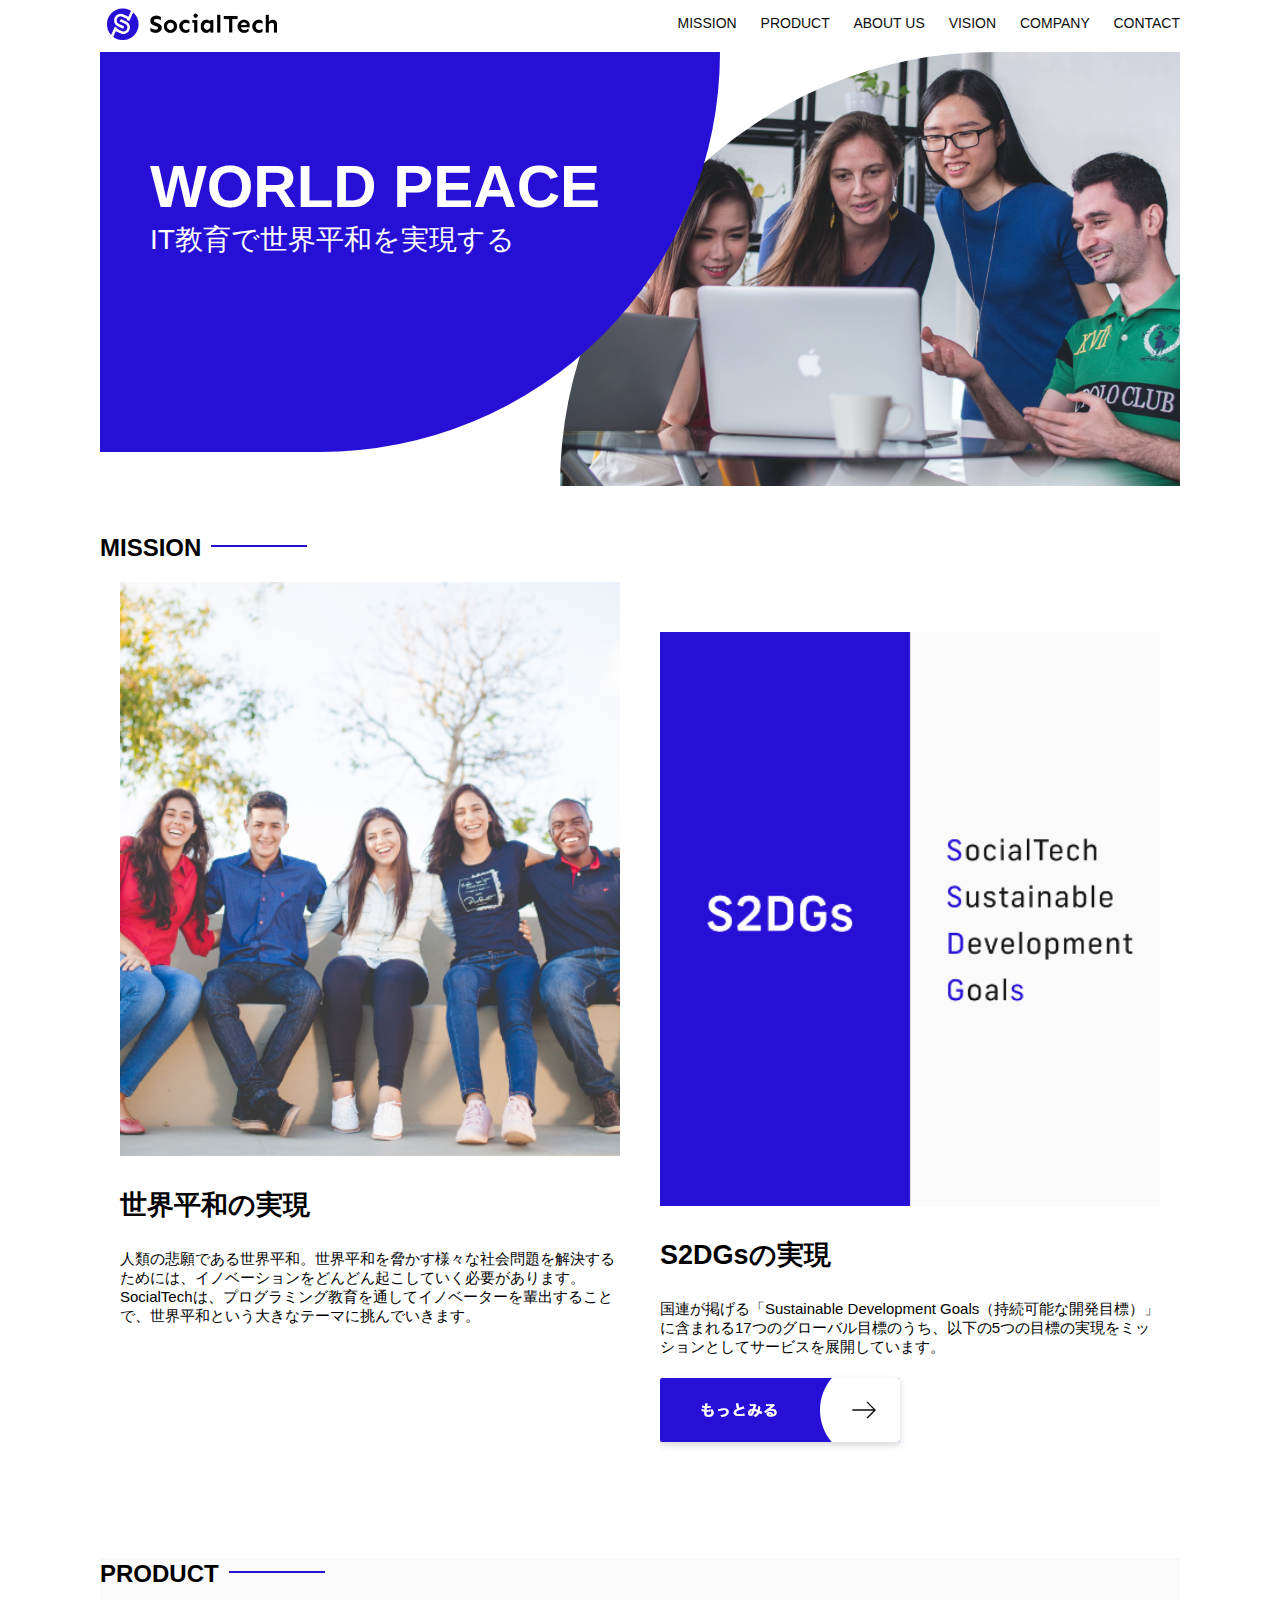
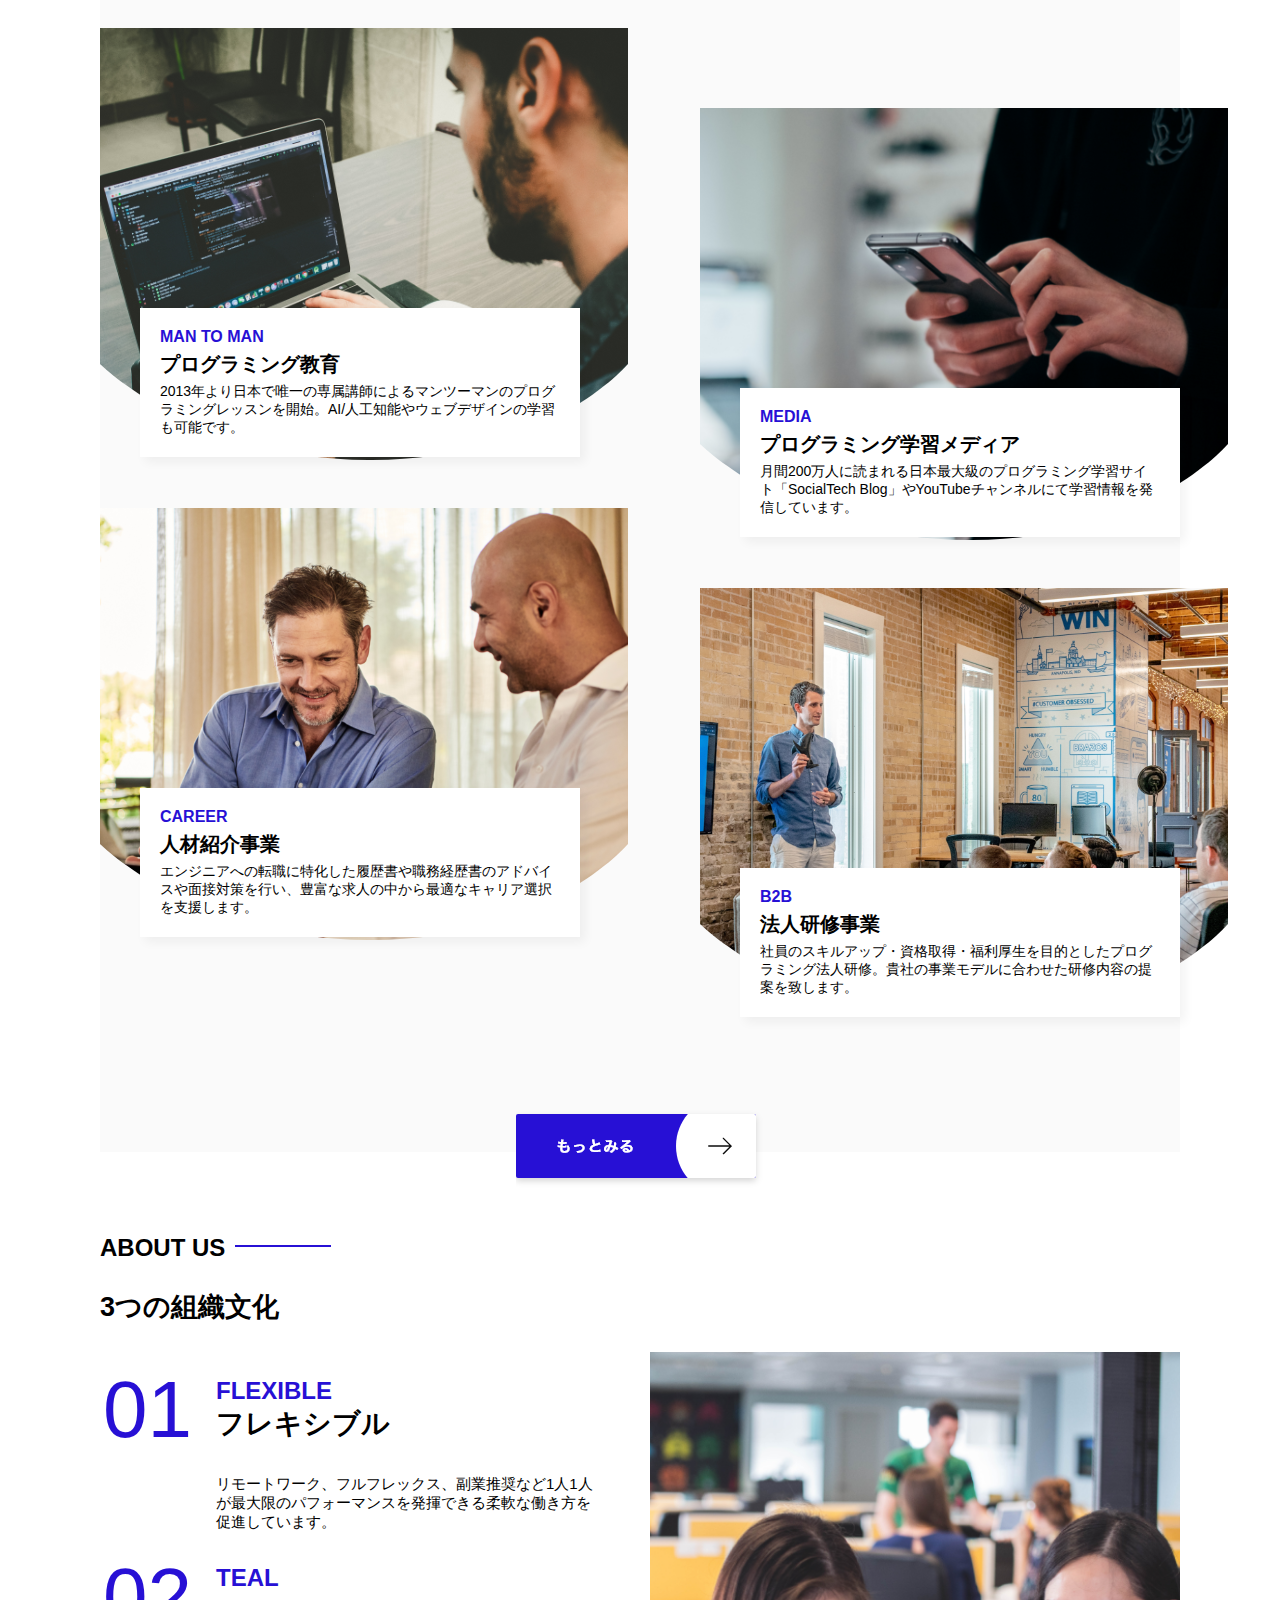
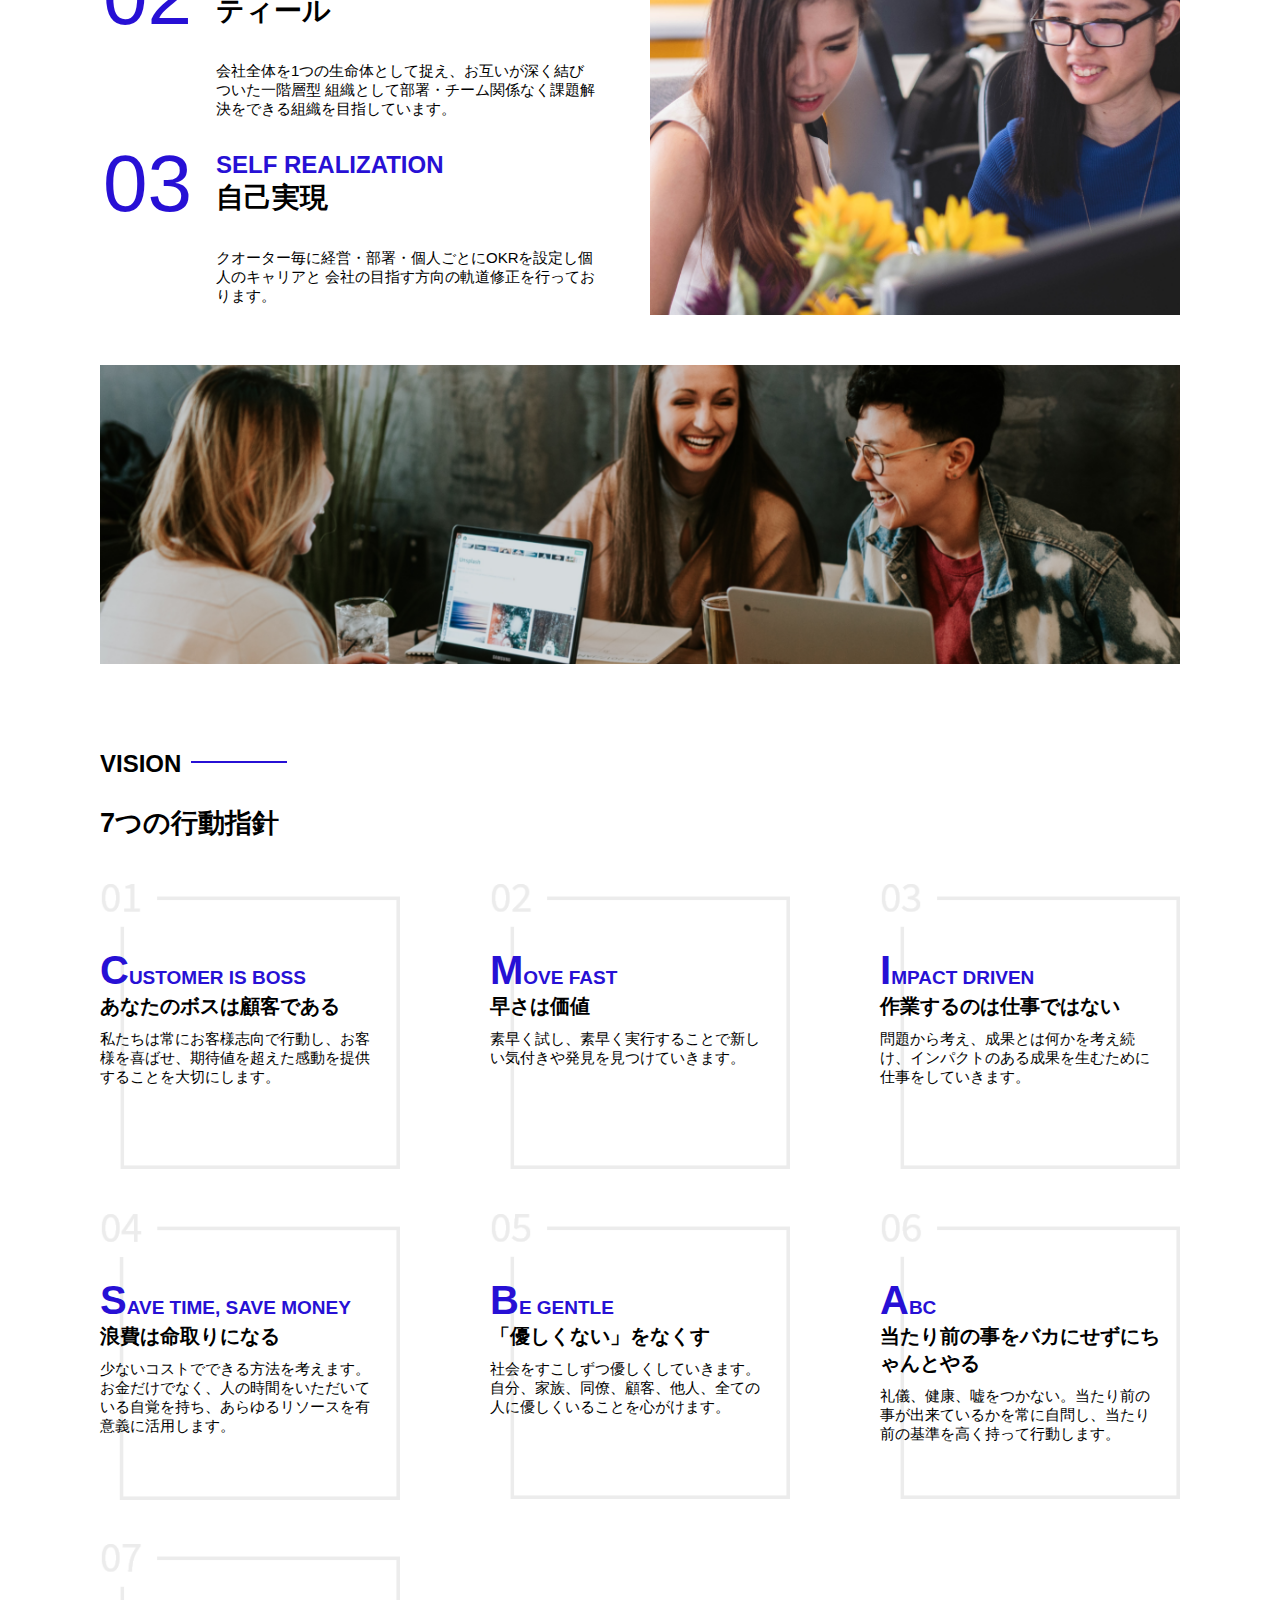
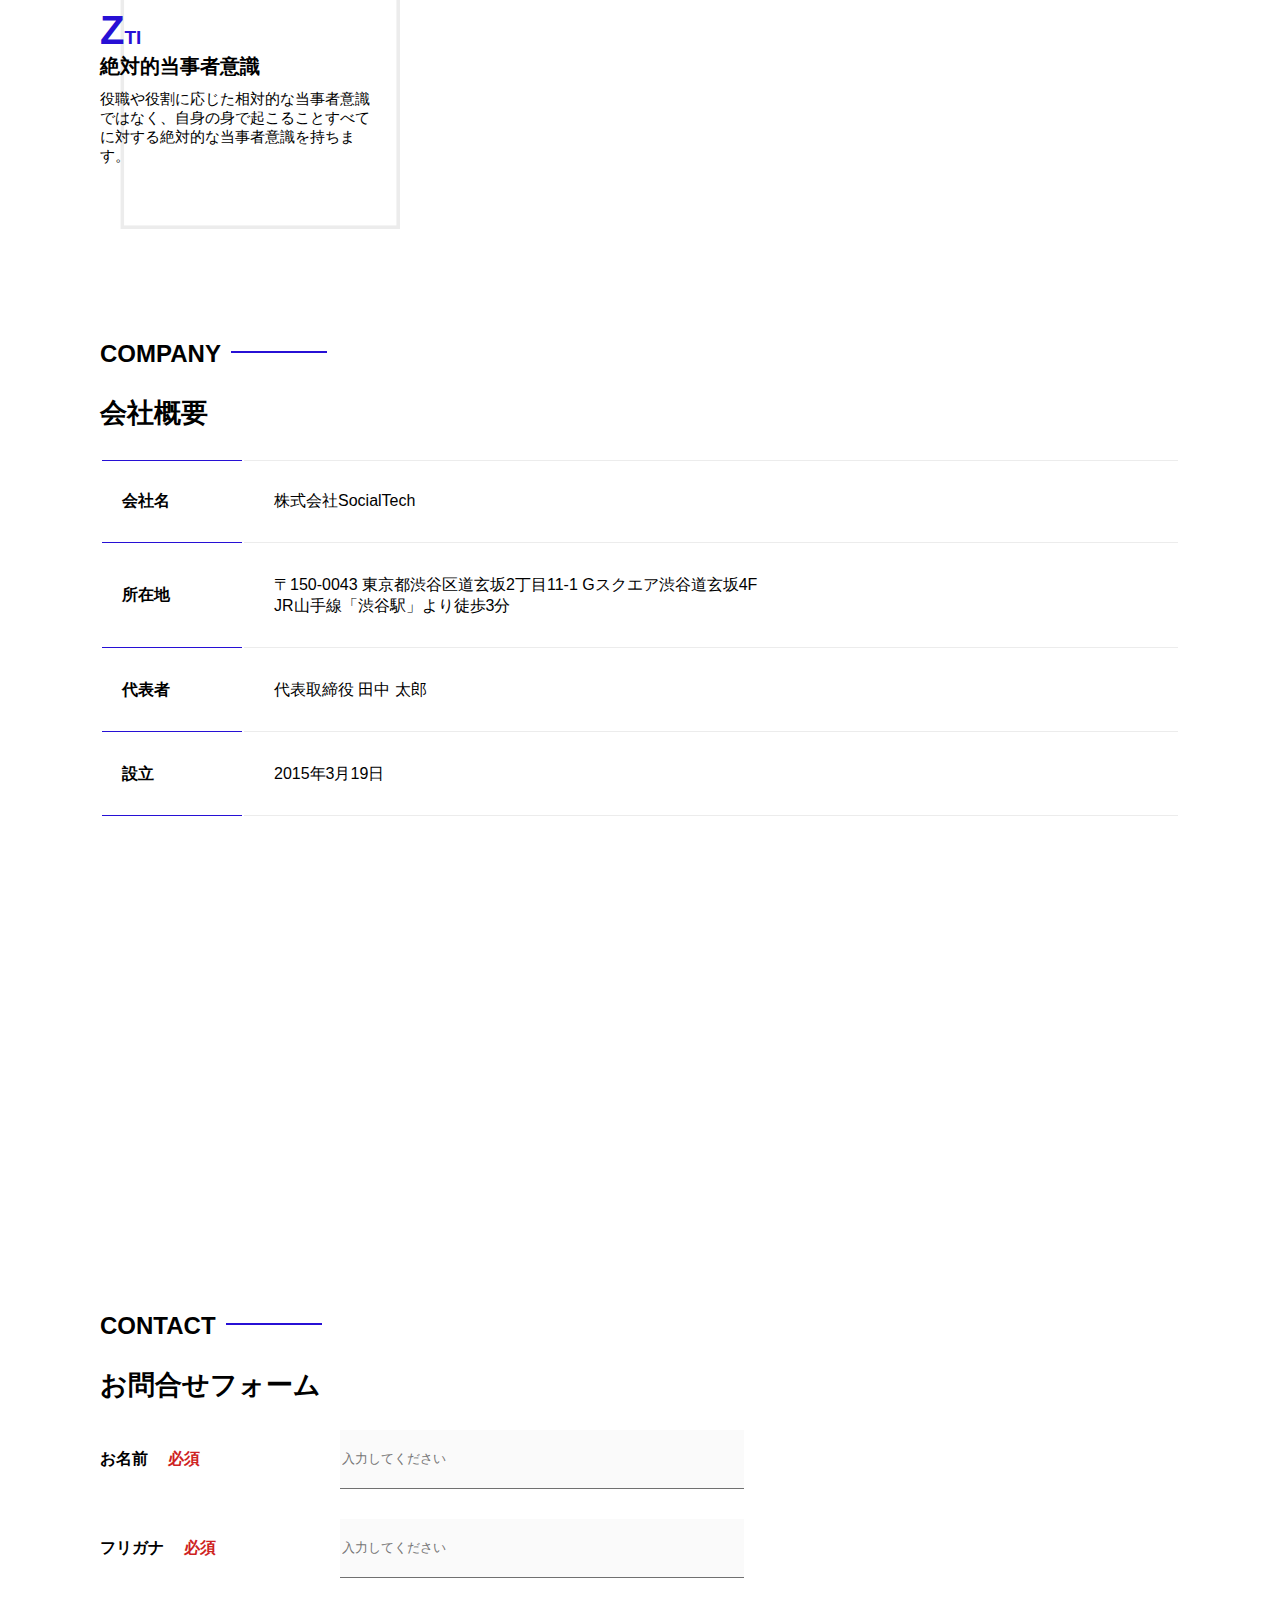
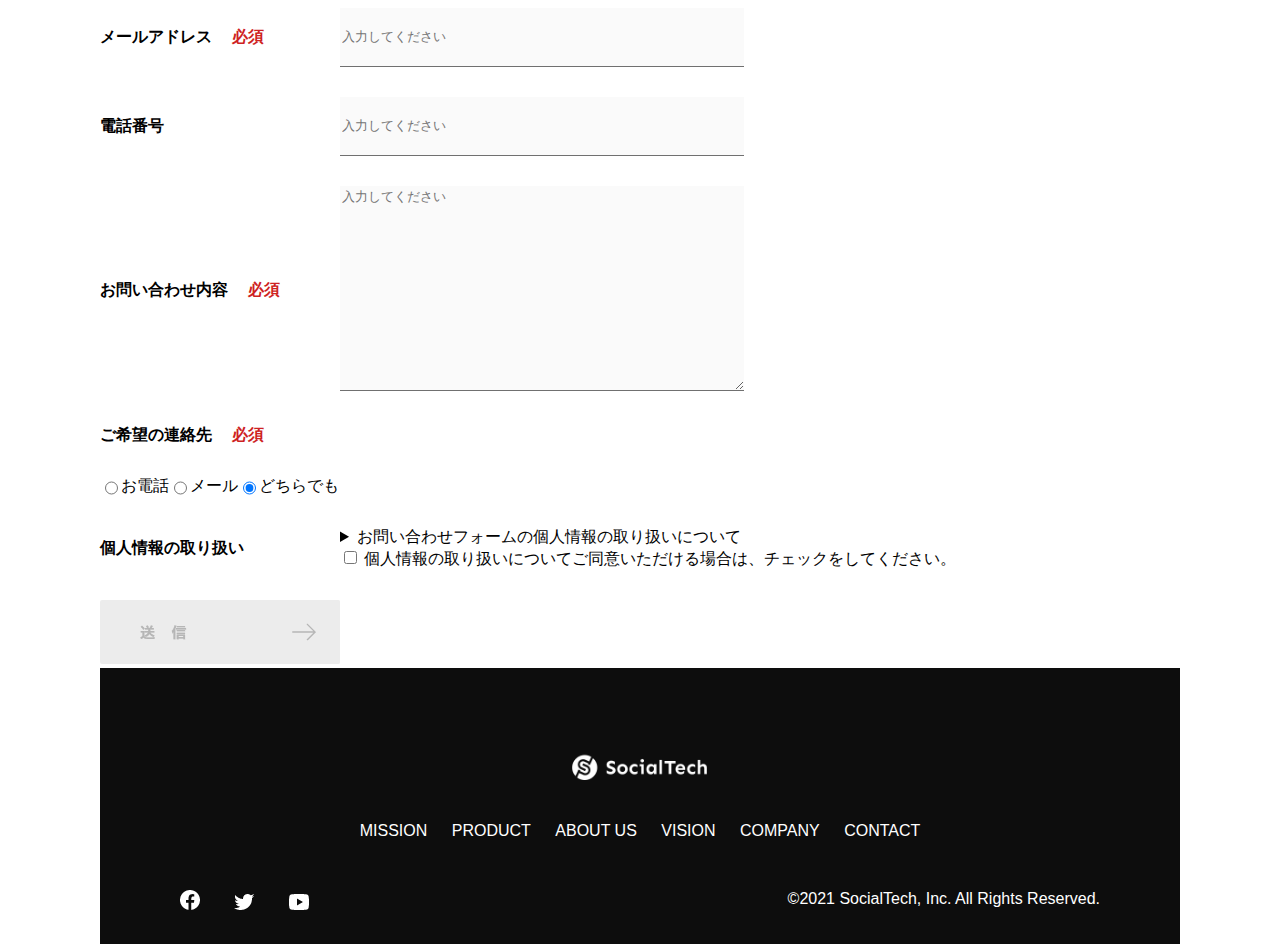
<file: index.html>
<!DOCTYPE html>
<html>
  <head>
    <title>SocialTech</title>
    <meta charset="utf-8">
    <meta name="description" content="SocialTechはEdTech業界のリーディングカンパニーを目指します。">
    <meta name="viewport" content="width=device-width, initial-scale=1.0">
    <link rel="stylesheet" href="style.css">
  </head>

  <body>
    <header>
      <a href="index.html" id="logo"><img src="images/logo.png" alt="トップページに戻る"></a>
      <!--PC用ナビゲーション-->
       <nav id="nav-pc">
        <a href="mission.html">MISSION</a>
        <a href="product.html">PRODUCT</a>
        <a href="index.html#aboutus">ABOUT US</a>
        <a href="index.html#vision">VISION</a>
        <a href="index.html#company">COMPANY</a>
        <a href="index.html#contact">CONTACT</a>
      </nav>
      <!--スマホ用ナビゲーション-->
      <img id="menu-sp" src="images/button-menu.png" alt="ナビゲーションを開く" onclick="document.getElementById('nav-sp').style.display = 'block'">

      <!--スマホ用ナビゲーション-->
      <nav id="nav-sp">
        <img id="close" src="images/button-close.png" alt="ナビゲーションを閉じる" onclick="document.getElementById('nav-sp').style.display = 'none'">
        <a id="logo-sp" href="index.html" onclick="document.getElementById('nav-sp').style.display = 'none'">
        <img src="images/logo-sp.png" alt="トップページに戻る"></a>
        <a class="menu" href="mission.html" onclick="document.getElementById('nav-sp').style.display = 'none'">MISSION</a>
        <a class="menu" href="product.html" onclick="document.getElementById('nav-sp').style.display = 'none'">PRODUCTN</a>
        <a class="menu" href="index.html#aboutus" onclick="document.getElementById('nav-sp').style.display = 'none'">ABOUT US</a>
        <a class="menu" href="index.html#vision" onclick="document.getElementById('nav-sp').style.display = 'none'">VISION</a>
        <a class="menu" href="index.html#company" onclick="document.getElementById('nav-sp').style.display = 'none'">COMPANY</a>
        <a class="menu" href="index.html#contact" onclick="document.getElementById('nav-sp').style.display = 'none'">CONTACT</a>
        <div id="sns">
          <a href="https://www.facebook.com/sejuku2013"><img src="images/button-facebook.png" alt="Facebookのリンク"></a>
          <a href="https://twitter.com/samuraijuku"><img src="images/button-twitter.png" alt="Twitterのリンク"></a>
          <a href="https://www.youtube.com/channel/UCCFOQO5aDK0xXam4cUQXT8g"><img src="images/button-youtube.png" alt="YouTubeのリンク"></a>
        </div>
      </nav>
    </header>

    <main>
      <article>
        <section id="main-visual">
          <div id="main-message">
            <h1>WORLD PEACE</h1>
            <p>IT教育で世界平和を実現する</p>
          </div>
          <img src="images/index/index-main.png" alt="PCの廻りに集まる多国籍の仲間たち">
        </section>

        <section id="mission">
          <h2 class="index-h2">MISSION</h2>
          <div id="mission-flex">
            <div>
              <img id="mission-photo" src="images/index/index-mission.png" alt="屋外のベンチで写真を撮影する多国籍の仲間たち">
              <h3>世界平和の実現</h3>
              <p>人類の悲願である世界平和。世界平和を脅かす様々な社会問題を解決するためには、イノベーションをどんどん起こしていく必要があります。SocialTechは、プログラミング教育を通してイノベーターを輩出することで、世界平和という大きなテーマに挑んでいきます。</p>
            </div>
            <div>
              <img id="s2dgs" src="images/index/s2dgs.png" alt="S2DGS">
              <h3>S2DGsの実現</h3>
              <p>国連が掲げる「Sustainable Development Goals（持続可能な開発目標）」に含まれる17つのグローバル目標のうち、以下の5つの目標の実現をミッションとしてサービスを展開しています。</p>
              <a href="mission.html">
                <img src="images/button-more.png" alt="もっと見る">
              </a>
            </div>
          </div>
        </section>

        <section id="product">
          <h2 class="index-h2">PRODUCT</h2>
          <div>
            <div id="product-left">
              <div>
                <img class="product-photo" src="images/index/index-mantoman.png" alt="PCでコードを書く男性">
                <div class="product-explain">
                  <span>MAN TO MAN</span>
                  <h3>プログラミング教育</h3>
                  <p>2013年より日本で唯一の専属講師によるマンツーマンのプログラミングレッスンを開始。AI/人工知能やウェブデザインの学習も可能です。</p>
                </div>
              </div>
              <div>
                <img class="product-photo" src="images/index/index-career.png" alt="笑顔で話し合う2人の男性">
                <div class="product-explain">
                  <span>CAREER</span>
                  <h3>人材紹介事業</h3>
                  <p>エンジニアへの転職に特化した履歴書や職務経歴書のアドバイスや面接対策を行い、豊富な求人の中から最適なキャリア選択を支援します。</p>
                </div>
              </div>
            </div>
            <div id="product-right">
              <div>
                <img class="product-photo" src="images/index/index-media.png" alt="スマートフォンを操作する人">
                <div class="product-explain">
                  <span>MEDIA</span>
                  <h3>プログラミング学習メディア</h3>
                  <p>月間200万人に読まれる日本最大級のプログラミング学習サイト「SocialTech Blog」やYouTubeチャンネルにて学習情報を発信しています。</p>
                </div>
              </div> 
              <div>
                <img class="product-photo" src="images/index/index-b2b.png" alt="講演中の男性とそれを聴く人々">
                <div class="product-explain">
                  <span>B2B</span>
                  <h3>法人研修事業</h3>
                  <p>社員のスキルアップ・資格取得・福利厚生を目的としたプログラミング法人研修。貴社の事業モデルに合わせた研修内容の提案を致します。</p>
                </div>
              </div>
            </div>
          </div>
          <div>
            <a id="product-more" href="product.html">
              <img src="images/button-more.png" alt="もっと見る">
            </a>  
          </div>
        </section>

        <section id="aboutus">
          <h2 class="index-h2">ABOUT US</h2>
          <h3>3つの組織文化</h3>
          <div>
            <table class="culture-table">
              <tr>
                <td>
                  <span class="culture-num">01</span>
                 </td>
                 <td>
                  <span class="culture-en">FLEXIBLE</span>
                  <span class="culture-jp">フレキシブル</span>
                 </td>
              </tr>
              <tr>
                <td>

                </td>
                <td>
                  <p class="culture-description">
                  リモートワーク、フルフレックス、副業推奨など1人1人が最大限のパフォーマンスを発揮できる柔軟な働き方を促進しています。
                  </p>
                </td>
              </tr>
              <tr>
                <td>
                  <span class="culture-num">02</span>
                </td>
                <td>
                  <span class="culture-en">TEAL</span>
                  <span class="culture-jp">ティール</span>
                </td>
              </tr>
              <tr>
                <td>

                </td>
                <td>
                  <p class="culture-description">
                    会社全体を1つの生命体として捉え、お互いが深く結びついた一階層型
                    組織として部署・チーム関係なく課題解決をできる組織を目指しています。
                  </p>
                </td>
              </tr>
              <tr>
                <td>
                  <span class="culture-num">03</span>
                </td>               
                <td>
                  <span class="culture-en">SELF REALIZATION</span>
                  <span class="culture-jp">自己実現</span>
                </td>
              </tr>
              <tr>
               <td>

               </td>
               <td>
                 <p class="culture-description">
                  クオーター毎に経営・部署・個人ごとにOKRを設定し個人のキャリアと
                  会社の目指す方向の軌道修正を行っております。
                 </p>
               </td>
             </tr>
            </table>
            <img class="culture-img" src="images/index/index-aboutus1.png" alt="笑顔で話し合う2人の女性">
          </div>
            <img class="culture-img2" src="images/index/index-aboutus2.png" alt="笑顔で話し合う3人の男女">
        </section>

        <section id="vision">
          <h2 class="index-h2">VISION</h2>
          <h3>7つの行動指針</h3>
          <div>
            <div class="vision-box">
              <img src="images/index/vision-01.png" alt="01">
              <span>
                <h4>CUSTOMER IS BOSS</h4>
                <h5>あなたのボスは顧客である</h5>
                <p>私たちは常にお客様志向で行動し、お客様を喜ばせ、期待値を超えた感動を提供することを大切にします。</p>
              </span>
            </div>
            <div class="vision-box">
              <img src="images/index/vision-02.png" alt="02">
              <span>
                <h4>MOVE FAST</h4>
                <h5>早さは価値</h5>
                <p>素早く試し、素早く実行することで新しい気付きや発見を見つけていきます。</p>
              </span>
             </div>
             <div class="vision-box">
              <img src="images/index/vision-03.png" alt="03">
              <span>
                <h4>IMPACT DRIVEN</h4>
                <h5>作業するのは仕事ではない</h5>
                <p>問題から考え、成果とは何かを考え続け、インパクトのある成果を生むために仕事をしていきます。</p>
              </span>
             </div>
             <div class="vision-box">
              <img src="images/index/vision-04.png" alt="04">
              <span>
                <h4>SAVE TIME, SAVE MONEY</h4>
                <h5>浪費は命取りになる</h5>
                <p>少ないコストでできる方法を考えます。お金だけでなく、人の時間をいただいている自覚を持ち、あらゆるリソースを有意義に活用します。</p>
              </span>
             </div>
             <div class="vision-box">
              <img src="images/index/vision-05.png" alt="05">
              <span>
                <h4>BE GENTLE</h4>
                <h5>「優しくない」をなくす</h5>
                <p>社会をすこしずつ優しくしていきます。自分、家族、同僚、顧客、他人、全ての人に優しくいることを心がけます。</p>
              </span>
             </div>
             <div class="vision-box">
              <img src="images/index/vision-06.png" alt="06">
              <span>
                <h4>ABC</h4>
                <h5>当たり前の事をバカにせずにちゃんとやる</h5>
                <p>礼儀、健康、嘘をつかない。当たり前の事が出来ているかを常に自問し、当たり前の基準を高く持って行動します。</p>
              </span>
             </div>
             <div class="vision-box">
              <img src="images/index/vision-07.png" alt="07">
              <span>
                <h4>ZTI</h4>
                <h5>絶対的当事者意識</h5>
                <p>役職や役割に応じた相対的な当事者意識ではなく、自身の身で起こることすべてに対する絶対的な当事者意識を持ちます。</p>
              </span>
             </div>
          </div>
        </section>

        <section id="company">
          <h2 class="index-h2">COMPANY</h2>
          <h3>会社概要</h3>
          <table id="company-table">
            <tr>
              <th class="tableheader-first">会社名</th>
              <td class="cell-first">株式会社SocialTech</td>
            </tr>
            <tr>
              <th class="tabeleheader">所在地</th>
              <td class="cell">〒150-0043 東京都渋谷区道玄坂2丁目11-1 Gスクエア渋谷道玄坂4F<br>JR山手線「渋谷駅」より徒歩3分</td>
            </tr>
            <tr>
              <th class="tabeleheader">代表者</th>
              <td class="cell">代表取締役 田中 太郎</td>
            </tr>
            <tr>
              <th class="tabeleheader">設立</th>
              <td class="cell">2015年3月19日</td>
            </tr>
          </table>
          <iframe 
            src="https://www.google.com/maps/embed?pb=!1m18!1m12!1m3!1d3241.773749369076!2d139.6912861883005!3d35.65794556060247!2m3!1f0!2f0!3f0!3m2!1i1024!2i768!4f13.1!3m3!1m2!1s0x60188be0535d9a81%3A0xb09a6e9018e3debd!2z44CSMTUwLTAwNDMg5p2x5Lqs6YO95riL6LC35Yy66YGT546E5Z2C77yS5LiB55uu77yR77yR4oiS77yR!5e0!3m2!1sja!2sjp!4v1697082276907!5m2!1sja!2sjp" 
            width="600" height="450" style="border:0;" allowfullscreen="" loading="lazy" referrerpolicy="no-referrer-when-downgrade">
          </iframe>
        </section>

        <section id="contact">
          <h2 class="index-h2">CONTACT</h2>
          <h3>お問合せフォーム</h3>
            <form action="https://api.staticforms.xyz/submit" method="post">
              <input type="text" name="honeypot" style="display:none">
              <input type="hidden" name="accessKey" value="7bdd239e-93a2-4396-bcaf-478b901d2ab6">
              <input type="hidden" name="subject" value="お問い合わせフォーム" />
              <input type="hidden" name="replyTo" value="iorisekkei226@gmail.com">
              <input type="hidden" name="redirectTo" value="">
            <div>
              <div class="contact-heading">
                <label class="contact-label">お名前<span class="contact-span">必須</span></label>
              </div>
              <div>
                <input type="text" name="name" placeholder="入力してください" class="contact-textbox">
              </div>
            </div>
            <div>
              <div class="contact-heading">
                <label class="contact-label">フリガナ<span class="contact-span">必須</span></label>
              </div>
              <div>
                <input type="text" name="hurigana" placeholder="入力してください" class="contact-textbox">
              </div>
            </div>
            <div>
              <div class="contact-heading">
                <label class="contact-label">メールアドレス<span class="contact-span">必須</span></label>
              </div>
              <div>
                <input type="text" name="email" placeholder="入力してください" class="contact-textbox">
              </div>
            </div>
            <div>
              <div class="contact-heading">
                <label class="contact-label">電話番号</label>
              </div>
              <div>
                <input type="text" name="tel" placeholder="入力してください" class="contact-textbox">
              </div>
            </div>
            <div>
              <div class="contact-heading">
                <label class="contact-label">お問い合わせ内容<span class="contact-span">必須</span></label>
              </div>
              <div>
                <textarea class="contact-textarea" placeholder="入力してください" name="messsage"></textarea>
              </div>
            </div>
            <div>
              <label class="contact-label">ご希望の連絡先<span class="contact-span">必須</span></label>
            </div>
            <div>
              <input class="radiobutton" type="radio" value="tel" name="contact"checked><label>お電話</label>
              <input class="radiobutton" type="radio" value="mail" name="contact"checked><label>メール</label>
              <input class="radiobutton" type="radio" value="both" name="contact"checked><label>どちらでも</label>
            </div>
           </div>
           <div>
            <div class="contact-heading">
              <label class="contact-label">個人情報の取り扱い</label>
            </div>
            <div>
              <details>
                <summary>お問い合わせフォームの個人情報の取り扱いについて</summary>
                <div>
                  <span>１．組織の名称又は氏名</span><br>
                  株式会社SocialTech<br><br>
                  <span>２．個人情報保護管理者（若しくはその代理人）の氏名又は職名、所属及び連絡先
                    鈴木 一郎 コーポレート部</span><br>
                    メールアドレス：support@socialtech.net<br>
                    TEL：03-xxxx-xxxx<br>
                    <span>３．個人情報の利用目的</span><br>
                    ・本サービス及び本サービスに関連する情報の提供又はそれらに関する連絡のため<br>
                    ・ユーザーの本人確認のため<br>
                    ・当社サービスのご案内のため<br>
                    ・当社の商品等の広告または宣伝（電子メールによるものを含むものとします。）<br><br>
                    <span>４．個人情報の取り扱い業務の委託</span><br>
                    個人情報の取扱業務の全部または一部を外部に業務委託する場合があります。<br>
                    その際、弊社は、個人情報を適切に保護できる管理体制を敷き実行していることを条件として<br>
                    委託先を厳選したうえで、機密保持契約を委託先と締結し、お客様の個人情報を厳密に管理させます。<br><br>
                   <span>５．個人情報の開示等の請求</span> <br>
                   お客様は、弊社に対してご自身の個人情報の開示等（利用目的の通知、開示、内容の訂正・追加・削除、利用の停止または消去、第三者への提供の停止）に関して、当社問合わせ窓口に申し出ることができます。<br>
                   その際、弊社はお客様ご本人を確認させていただいたうえで、合理的な期間内に対応いたします。<br><br>
                   なお、個人情報に関する弊社問合わせ先は、次の通りです。<br><br>
                   株式会社SocialTech　個人情報問合せ窓口<br>
                   〒150-0043　東京都渋谷区道玄坂2丁目11-1 Ｇスクエア渋谷道玄坂 4F<br>
                   メールアドレス：support@socialtech.net　TEL：03-xxxx-xxxx<br><br>
                   <span>６．個人情報を提供されることの任意性について</span><br><br>
                   お客様がご自身の個人情報を弊社に提供されるか否かは、お客様のご判断によりますが、もしご提供されない場合には、適切なサービスが提供できない場合がありますので予めご了承ください。
                </div>
              </details>
              <input type="checkbox" name="agrere">
              <span>個人情報の取り扱いについてご同意いただける場合は、チェックをしてください。</span>
            </div>
           </div>
             <input type="image" src="images/button-submit.png" alt="送信する">
          </form>
        </section>
      </article>

      <footer>
        <div id="footer-logo">
          <img src="images/logo-sp.png" alt="SocialTech">
        </div>
        <div id="footer-link">
          <a href="mission.html">MISSION</a>
          <a href="product.html">PRODUCT</a>
          <a href="index.html#aoutus">ABOUT US</a>
          <a href="index.html#vision">VISION</a>
          <a href="index.html#company">COMPANY</a>
          <a href="index.html#contact">CONTACT</a>
        </div>
        <div id="sns-footer">
          <a href="https://www.facebook.com/sejuku2013"><img src="images/button-facebook.png" alt="Facebookのリンク"></a>
          <a href="https://twitter.com/samuraijuku"><img src="images/button-twitter.png" alt="Teitterのリンク"></a>
          <a href="https://www.youtube.com/channel/UCCFOQO5aDK0xXam4cUQXT8g"><img src="images/button-youtube.png" alt="Youtubeのリンク"></a>
          <span id="copyright">&copy;2021 SocialTech, Inc. All Rights Reserved. </span>
        </div>
      </footer>
    </main>
  </body>
</html>
</file>
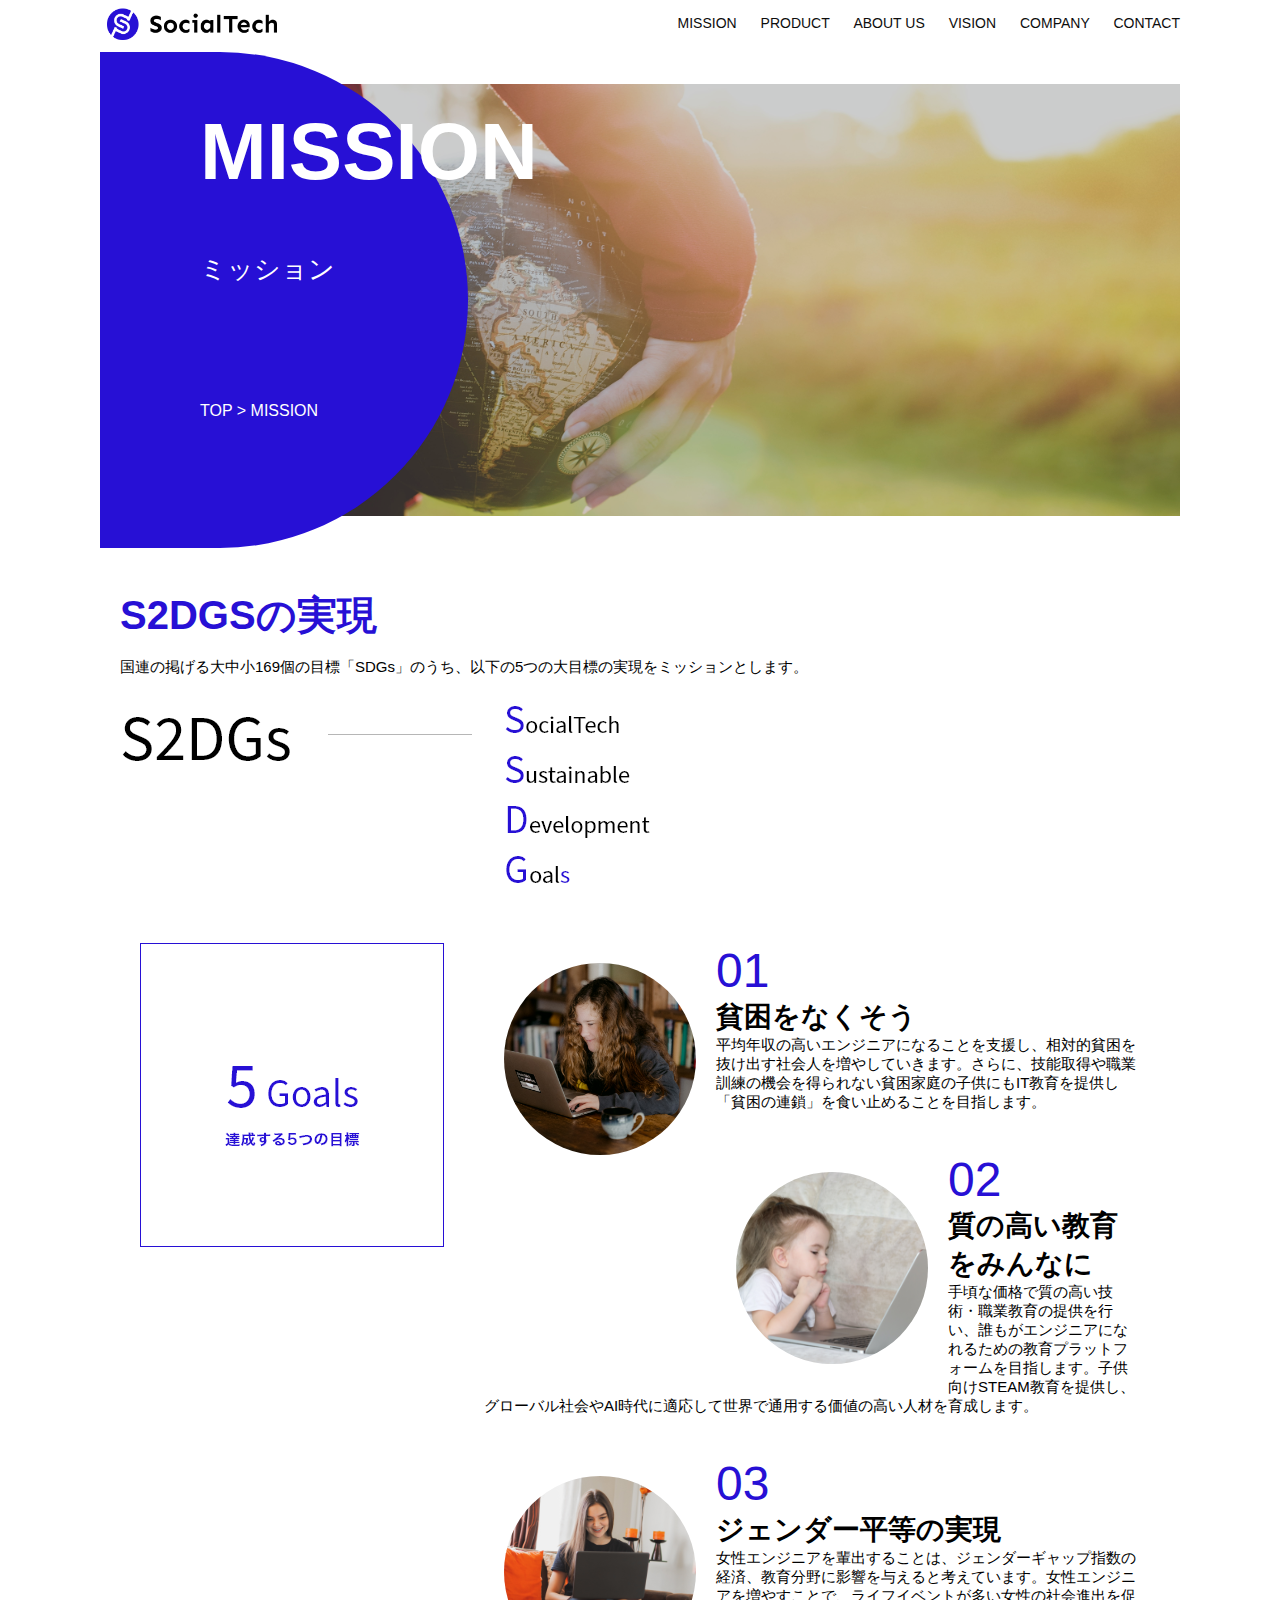
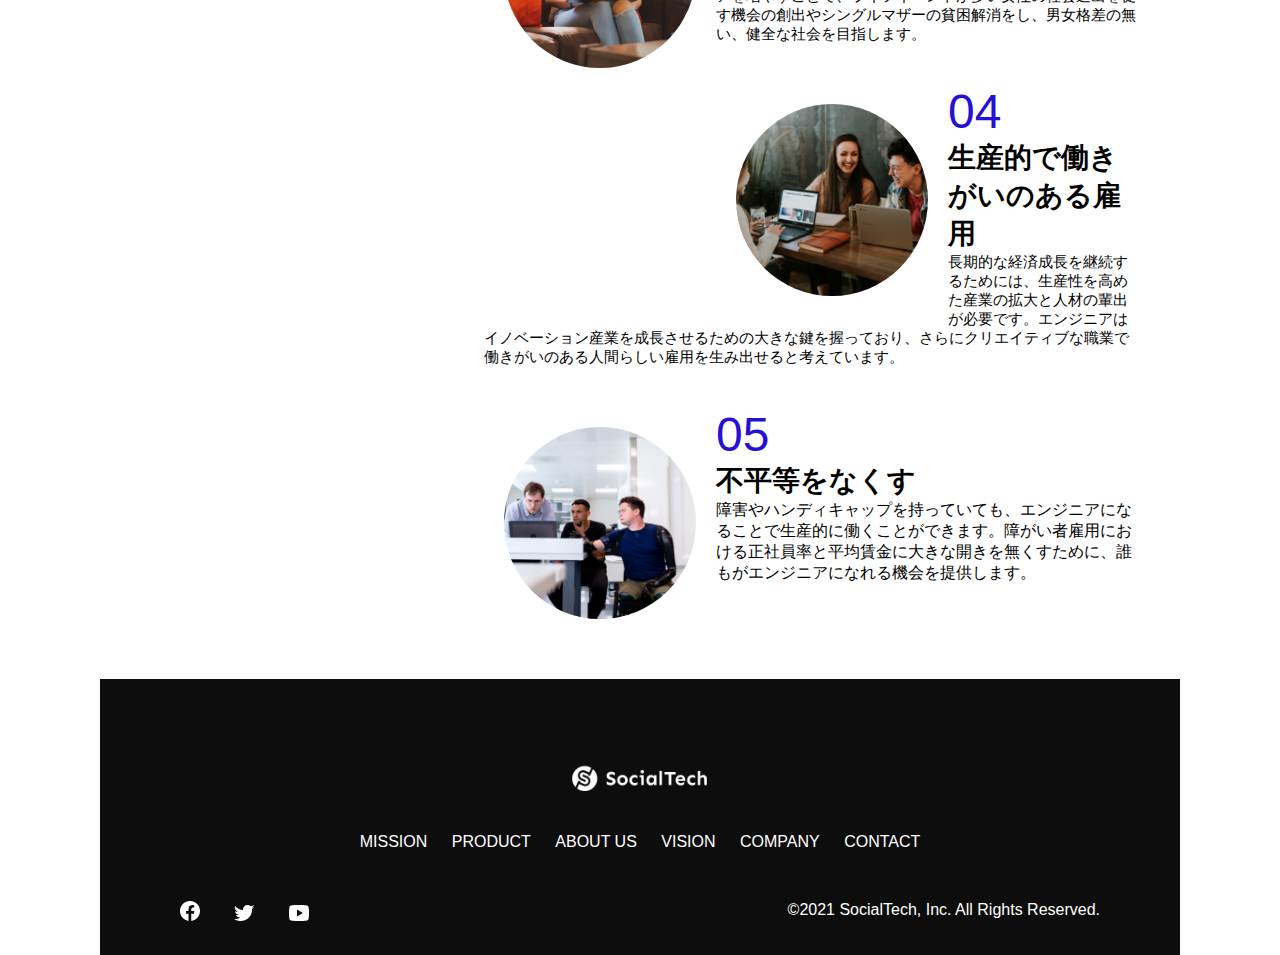
<file: mission.html>
<!DOCTYPE html>
<html>
  <head>
    <title>SocialTech - MISSION ミッション -</title>
    <meta charset="utf-8">
    <meta name="description" content="SocialTechが目指す5つの目標（S2DGs）を紹介します">
    <meta name="viewport" content="width=device-width,initial-scale=1.0">
    <link rel="stylesheet" href="style.css">
  </head>

  <body>
    <header>
      <a href="index.html" id="logo"><img src="images/logo.png" alt="トップページに戻る"></a>
     
      <!--PC用ナビゲーション-->
      <nav id="nav-pc">
        <a href="mission.html">MISSION</a>
        <a href="product.html">PRODUCT</a>
        <a href="index.html#aboutus">ABOUT US</a>
        <a href="index.html#vision">VISION</a>
        <a href="index.html#company">COMPANY</a>
        <a href="index.html#contact">CONTACT</a>
      </nav>

      <!--スマホ用メニューボタン-->
      <img id="menu-sp" src="images/button-menu.png" alt="ナビゲーションを開く" 
       onclick="document.getElementById('nav-sp').style.display = 'block'">
      <!--スマホ用ナビゲーション-->
       <nav id="nav-sp">
        <img id="close" src="images/button-close.png" alt="ナビゲーションを閉じる"
         onclick="document.getElementById('nav-sp').style.display = 'none'">
        <a id="logo-sp" href="index.html" onclick="document.getElementById('nav-sp').style.display = 'none'">
        <img src="images/logo-sp.png" alt="トップページに戻る"></a>
        <a class="menu" href="mission.html" onclick="document.getElementById('nav-sp').style.display = 'none'">MISSION</a>
        <a class="menu" href="product.html" onclick="document.getElementById('nav-sp').style.display = 'none'">PRODUCT</a>
        <a class="menu" href="index.html#aboutus" onclick="document.getElementById('nav-sp').style.display = 'none'">ABOUT US</a>
        <a class="menu" href="index.html#vision" onclick="document.getElementById('nav-sp').style.display = 'none'">VISION</a>
        <a class="menu" href="index.html#company" onclick="document.getElementById('nav-sp').style.display = 'none'">COMPANY</a>
        <a class="menu" href="index.html#contact" onclick="document.getElementById('nav-sp').style.display = 'none'">CONTACT</a>
        <div id="sns">
          <a href="https://www.facebook.com/sejuku2013"><img src="images/button-facebook.png" alt="Facebookのリンク"></a>
          <a href="https://twitter.com/samuraijuku"><img src="images/button-twitter.png" alt="Twitterのリンク"></a>
          <a href="https://www.youtube.com/channel/UCCFOQO5aDK0xXam4cUQXT8g"><img src="images/button-youtube.png" alt="YouTubeのリンク"></a>
        </div>
       </nav>
    </header>

    <main>
      <article>
        <section id="mission-main">
          <div id="mission-title">
            <h1>MISSION</h1>
            <span>ミッション</span>
            <div>TOP > MISSION</div>
          </div>
        </section>

        <section id="mission-s2dgs">
          <h2 class="mission-h2">S2DGSの実現</h2>
          <p>国連の掲げる大中小169個の目標「SDGs」のうち、以下の5つの大目標の実現をミッションとします。</p>
          <img src="images/mission/mission-s2dgs.png" alt="S2DGs">
        </section>

        <section id="mission-5goals">
          <div>
            <img id="s2dgs-image" src="images/mission/mission-5goals.png" alt="5Goals">
          </div>
          <div>
            <div>
              <img class="fivegoals-image-left" src="images/mission/mission-5goals01.png" alt="PCを操作する女の子">
              <span class="fivegoals-number">01</span>
              <h3 class="fivegoals-h3">貧困をなくそう</h3>
              <p class="fivegoals-p">
                平均年収の高いエンジニアになることを支援し、相対的貧困を抜け出す社会人を増やしていきます。さらに、技能取得や職業訓練の機会を得られない貧困家庭の子供にもIT教育を提供し「貧困の連鎖」を食い止めることを目指します。
              </p>
            </div>
            <div>
              <img class="fivegoals-image-left" src="images/mission/mission-5goals02.png" alt="PCを見つめる小さい女の子">
              <span class="fivegoals-number">02</span>
              <h3 class="fivegoals-h3">質の高い教育をみんなに</h3>
              <p class="fivegoals-p">
                手頃な価格で質の高い技術・職業教育の提供を行い、誰もがエンジニアになれるための教育プラットフォームを目指します。子供向けSTEAM教育を提供し、グローバル社会やAI時代に適応して世界で通用する価値の高い人材を育成します。
              </p>
            </div>
            <div>
              <img class="fivegoals-image-left" src="images/mission/mission-5goals03.png" alt="PCを操作する女性">
              <span class="fivegoals-number">03</span>
              <h3 class="fivegoals-h3">ジェンダー平等の実現</h3>
              <p class="fivegoals-p">
                女性エンジニアを輩出することは、ジェンダーギャップ指数の経済、教育分野に影響を与えると考えています。女性エンジニアを増やすことで、ライフイベントが多い女性の社会進出を促す機会の創出やシングルマザーの貧困解消をし、男女格差の無い、健全な社会を目指します。
              </p>
            </div>
            <div>
              <img class="fivegoals-image-left" src="images/mission/mission-5goals04.png" alt="笑顔で話し合う3人の男女">
              <span class="fivegoals-number">04</span>
              <h3 class="fivegoals-h3">生産的で働きがいのある雇用</h3>
              <p class="fivegoals-p">
                長期的な経済成長を継続するためには、生産性を高めた産業の拡大と人材の輩出が必要です。エンジニアはイノベーション産業を成長させるための大きな鍵を握っており、さらにクリエイティブな職業で働きがいのある人間らしい雇用を生み出せると考えています。
              </p>
            </div>
            <div>
              <img class="fivegoals-image-left" src="images/mission/mission-5goals05.png" alt="障害を持つ男性が生き生きと働く様子">
              <span class="fivegoals-number">05</span>
              <h3 class="fivegoals-h3">不平等をなくす</h3>
                障害やハンディキャップを持っていても、エンジニアになることで生産的に働くことができます。障がい者雇用における正社員率と平均賃金に大きな開きを無くすために、誰もがエンジニアになれる機会を提供します。              <p class="fivegoals-p">
              </p>
            </div>
          </div>
        </section>


      </article>
      <footer>
        <div id="footer-logo">
          <img src="images/logo-sp.png" alt="SocialTech">
        </div>
        <div id="footer-link">
          <a href="mission.html">MISSION</a>
          <a href="product.html">PRODUCT</a>
          <a href="index.html#aboutus">ABOUT US</a>
          <a href="index.html#vision">VISION</a>
          <a href="index.html#company">COMPANY</a>
          <a href="index.html#contact">CONTACT</a>
        </div>
        <div id="sns-footer">
          <a href="https://www.facebook.com/sejuku2013"><img src="images/button-facebook.png" alt="Facebookのリンク"></a>
          <a href="https://twitter.com/samuraijuku"><img src="images/button-twitter.png" alt="Twitterのリンク"></a>
          <a href="https://www.youtube.com/channel/UCCFOQO5aDK0xXam4cUQXT8g"><img src="images/button-youtube.png" alt="YouTubeのリンク"></a>
          <span id="copyright">&copy;2021 SocialTech, Inc. All Rights Reserved.</span>
        </div>
      </footer>
    </main>
  </body>
</html>
</file>
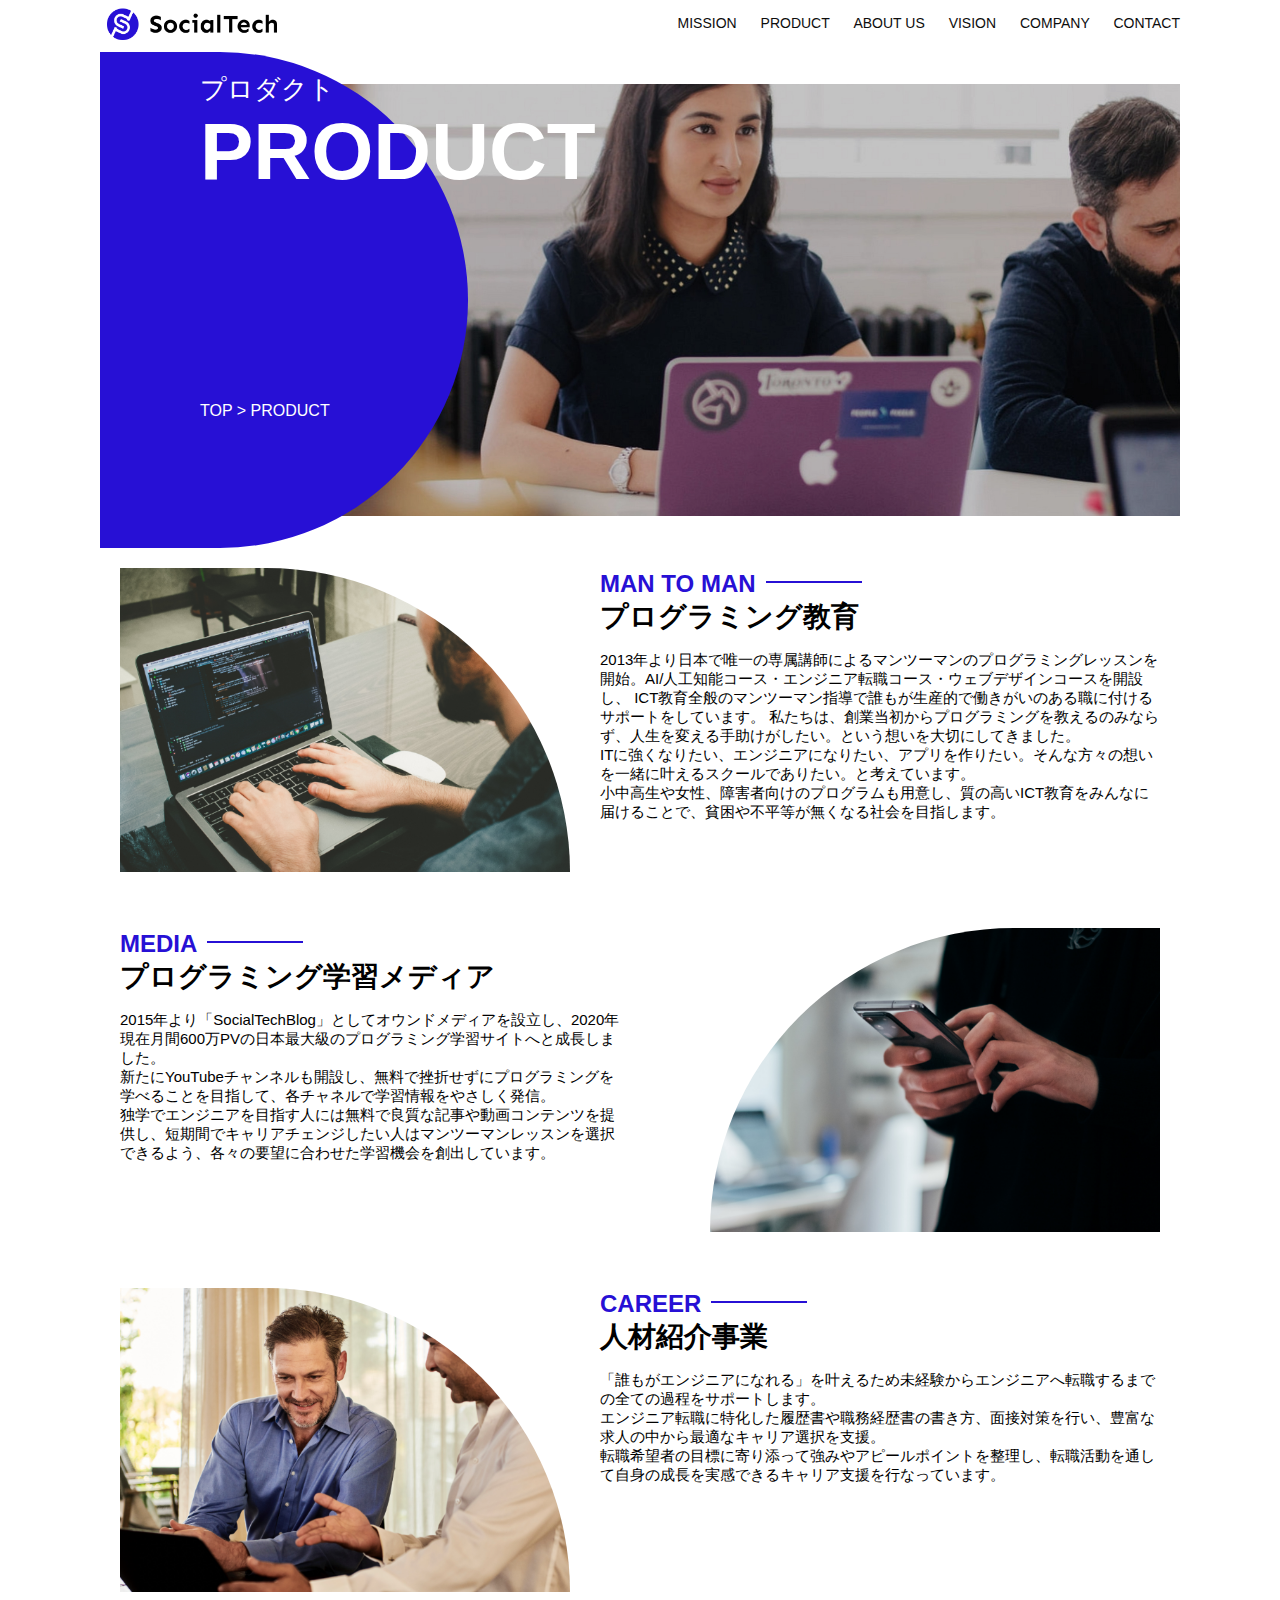
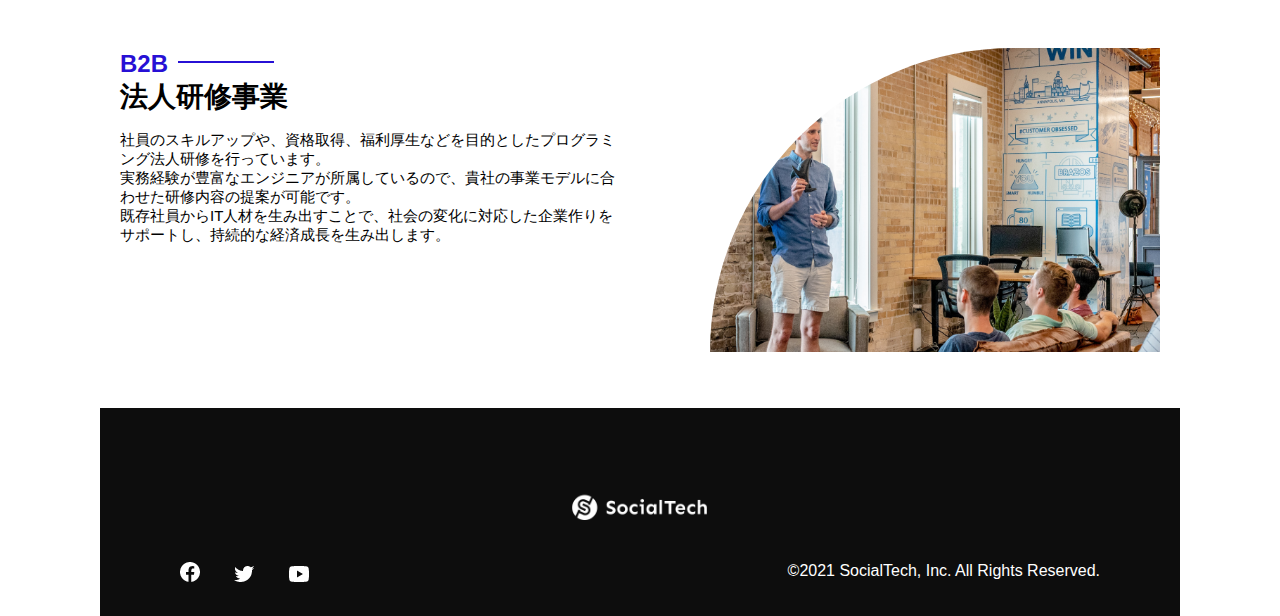
<file: product.html>
<!DOCTYPE html>
<html>
  <head>
    <title>SocialTech -PRODUCT プロダクト-</title>
      <meta charset="utf-8">
      <meta name="description" content="SocialTechの4つのプロダクトを紹介します">
      <meta name="viewport" content="width=device-width, initial-scale=1.0">
      <link rel="stylesheet" href="style.css">
  </head>

  <body>
    <header>
      <a href="index.html" id="logo"><img src="images/logo.png" alt="トップページに戻る"></a>
     <!--PC用ナビゲーション-->
     <nav id="nav-pc">
      <a href="mission.html">MISSION</a>
      <a href="product.html">PRODUCT</a>
      <a href="index.html#aboutus">ABOUT US</a>
      <a href="index.html#vision">VISION</a>
      <a href="index.html#company">COMPANY</a>
      <a href="index.html#contact">CONTACT</a>
     </nav>

     <!--スマホ用メニューボタン-->
     <img id="menu-sp" src="images/button-menu.png" alt="ナビゲーションを開く" onclick="document.getElementById('nav-sp').style.display = 'block'">
     <!--スマホ用ナビゲーション-->
     <nav id="nav-sp">
      <img id="close" src="images/button-close.png" alt="ナビゲーションを閉じる" onclick="document.getElementById('nav-sp').style.display = 'none'">
      <a id="logo-sp" href="index.html" onclick="document.getElementById('nav-sp').style.display = 'none'">
      <img src="images/logo-sp.png" alt="トップページに戻る"></a>
      <a class="menu" href="mission.html" onclick="document.getElementById('nav-sp').style.display = 'none'">MISSION</a>
      <a class="menu" href="product.html" onclick="document.getElementById('nav-sp').style.display = 'none'">PRODUCT</a>
      <a class="menu" href="index.html#aboutus" onclick="document.getElementById('nav-sp').style.display = 'none'">ABOUT US</a>
      <a class="menu" href="index.html#vision" onclick="document.getElementById('nav-sp').style.display = 'none'">VISION</a>
      <a class="menu" href="index.html#company" onclick="document.getElementById('nav-sp').style.display = 'none'">COMPANY</a>
      <a class="menu" href="index.html#contact" onclick="document.getElementById('nav-sp').style.display = 'none'">CONTACT</a>
      <div id="sns">
        <a href="https://www.facebook.com/sejuku2013"><img src="images/button-facebook.png" alt="Facebookのリンク"></a>
        <a href="https://twitter.com/samuraijuku"><img src="images/button-twitter.png" alt="Twitterのリンク"></a>
        <a href="https://www.youtube.com/channel/UCCFOQO5aDK0xXam4cUQXT8g"><img src="images/button-youtube.png" alt="YouTubeのリンク"></a>
      </div>
     </nav>
    </header>

    <main>
      <article>
        <section id="product-main">
          <div id="product-title">
            <h1>PRODUCT</h1>
            <span>プロダクト</span>
            <div>TOP > PRODUCT</div>
          </div>
        </section>

        <section class="product-section1">
          <img src="images/product/product-mantoman.png" alt="PCでコードを書く男性">
          <div>
            <h2 class="product-h2">MAN TO MAN</h2>
            <h3 class="product-h3">プログラミング教育</h3>
            <p>
              2013年より日本で唯一の専属講師によるマンツーマンのプログラミングレッスンを開始。AI/人工知能コース・エンジニア転職コース・ウェブデザインコースを開設し、
              ICT教育全般のマンツーマン指導で誰もが生産的で働きがいのある職に付けるサポートをしています。
              私たちは、創業当初からプログラミングを教えるのみならず、人生を変える手助けがしたい。という想いを大切にしてきました。
              <br>ITに強くなりたい、エンジニアになりたい、アプリを作りたい。そんな方々の想いを一緒に叶えるスクールでありたい。と考えています。
              <br>小中高生や女性、障害者向けのプログラムも用意し、質の高いICT教育をみんなに届けることで、貧困や不平等が無くなる社会を目指します。
            </p>
          </div>
        </section>
        <section class="product-section2">
           <div>
            <h2 class="product-h2">MEDIA</h2>
            <h3 class="product-h3">プログラミング学習メディア</h3>
            <p>
              2015年より「SocialTechBlog」としてオウンドメディアを設立し、2020年現在月間600万PVの日本最大級のプログラミング学習サイトへと成長しました。
             <br>新たにYouTubeチャンネルも開設し、無料で挫折せずにプログラミングを学べることを目指して、各チャネルで学習情報をやさしく発信。
             <br>独学でエンジニアを目指す人には無料で良質な記事や動画コンテンツを提供し、短期間でキャリアチェンジしたい人はマンツーマンレッスンを選択できるよう、各々の要望に合わせた学習機会を創出しています。
            </p>
          </div>
          <img src="images/product/product-media.png" alt="スマートフォンを操作する人">
        </section>
        <section class="product-section1">
          <img src="images/product/product-career.png" alt="笑顔で話し合う2人の男性">
          <div>
            <h2 class="product-h2">CAREER</h2>
            <h3 class="product-h3">人材紹介事業</h3>
            <p>
              「誰もがエンジニアになれる」を叶えるため未経験からエンジニアへ転職するまでの全ての過程をサポートします。
              <br>エンジニア転職に特化した履歴書や職務経歴書の書き方、面接対策を行い、豊富な求人の中から最適なキャリア選択を支援。
              <br>転職希望者の目標に寄り添って強みやアピールポイントを整理し、転職活動を通して自身の成長を実感できるキャリア支援を行なっています。<br>
            </p>
          </div>
        </section>
        <section class="product-section2">
           <div>
            <h2 class="product-h2">B2B</h2>
            <h3 class="product-h3">法人研修事業</h3>
            <p>
              社員のスキルアップや、資格取得、福利厚生などを目的としたプログラミング法人研修を行っています。
              <br>実務経験が豊富なエンジニアが所属しているので、貴社の事業モデルに合わせた研修内容の提案が可能です。
              <br>既存社員からIT人材を生み出すことで、社会の変化に対応した企業作りをサポートし、持続的な経済成長を生み出します。
            </p>
          </div>
          <img src="images/product/product-b2b.png" alt="講演中の男性とそれを聴く人々">
        </section>        

        

      </article>
      <footer>
        <div id="footer-logo">
          <img src="images/logo-sp.png" alt="SocialTech">
        </div>
        <div id="sns-footer">
          <a href="https://www.facebook.com/sejuku2013"><img src="images/button-facebook.png" alt="Facebookのリンク"></a>
          <a href="https://twitter.com/samuraijuku"><img src="images/button-twitter.png" alt="Twitterのリンク"></a>
          <a href="https://www.youtube.com/channel/UCCFOQO5aDK0xXam4cUQXT8g"><img src="images/button-youtube.png" alt="YouTubeのリンク"></a>
          <span id="copyright">&copy;2021 SocialTech, Inc. All Rights Reserved.</span>
        </div>
      </footer>
    </main>
  </body>
</html>
</file>
<file: style.css>
body {
  font-family: "Source Sans Pro", "Hiragino Kaku Gothic ProN", Meiryo, Arial, sans-serif;
}
p {
  font-size: 15px;
}

/*======================
PC用のスタイル
======================*/
@media screen and (min-width: 768px) {

body {
  max-width: 1080px;
  min-width: 960px;
  margin: 0 auto 0 auto; 
}

header {
  display: flex;
  justify-content: space-between;
}

#nav-pc {
  text-align: right;
  font-size: 14px;
  padding-top: 15px;
}
#nav-pc > a {
  text-decoration: none;
  margin-left: 20px;
}

#nav-pc > a:link {
  color: #0d0d0d;
}
#nav-pc > a:visited {
  color: #0d0d0d;
}
#nav-pc > a:hover {
  color: #0d0d0d;
  text-decoration: underline;
}
#nav-pc > a:active {
  color: #0d0d0d;
}
#nav-sp,
#menu-sp {
  display: none;
}

#main-visual {
  position: relative;
  height: 400px;
}

#main-message {
  position: absolute;
  top: 0;
  left: 0;
  background-color: #2710d5;
  color: #ffffff;
  border-radius: 0 0 476px 0;
  max-width: 620px;
  height: 100%;
  width: 100%;
  z-index: 11;
 }
#main-message > h1 {
  font-size: 60px;
  font-weight: bold;
  margin: 100px 0 0 50px;
 }
#main-message > p {
  font-size: 28px;
  margin: 0 0 0 50px;
 }
#main-visual > img {
  max-width: 620px;
  border-radius: 476px 0 0 0;
  position: absolute;
  top: 0px;
  right: 0px;
  z-index: 10;
 }

 h2 {
  margin: 40px 0 0 0;
 }
 h2::after {
  content: url(images/line.png);
  margin-left: 10px;
 }
 h3 {
  font-size: 27px;
 }

 #mission {
  margin: 80px auto 80px auto;
  width: 100%;
 }
 #mission-flex {
  width: 100%;
  display: flex;
 }
 #mission-flex > div{
  width: 50%;
  margin: 20px;
 }
 #mission-photo {
  width: 100%;
 }
#s2dgs {
  margin-top: 50px;
  width: 100%;
}

#product {
  background-color: #fafafa;;
  margin: 80px 0 80px 0;
  padding: 10px 40px 0 px 40px;
}
#product > div {
  margin-top: 40px;
  display: flex;
}
#product-left {
  width: 50%;
  margin-right: 20px;
}
#product-right {
  width: 50%;
  margin-left: 20px;
  margin-top: 80px;
}
#product-left > div {
  position: relative;
  height: 480px;
  margin-right: 20px;
}
#product-right > div {
  position: relative;
  height: 480px;
  margin-left: 20px;
}
.poduct-photo {
  width: 100%;
}
.product-explain {
  background-color: #ffffff;
  position: absolute;
  left: 0;
  top: 280px;
  margin: 0 40px 0 40px;
  padding: 20px;
  box-shadow: 5px 5px 10px rgba(0, 0, 0, 0.05);
} 
.product-explain > span {
  color: #2710d5;
  font-weight: bold;
  font-size: 16px;
  margin: 0;
}
.product-explain > h3 {
  font-size: 20px;
  margin: 5px 0 5px 0; 
}
.product-explain > p {
  font-size: 14px;
  margin: 0;
}
#product-more {
  margin: 0 auto -42px auto;
}
#aboutus {
  margin: 80px auto 80px auto;
}
#aboutus > div {
  display: flex;
}
.culture-img {
  width: 100%;
  align-self: flex-start;
}
.culture-img2 {
  margin-top: 50px;
  width: 100%;
}
.culture-table {
  max-width: 500px;
  margin-right: 50px;
}
.culture-num {
  font-size: 80px;
  color: #2710d5;
  margin: 0 20px 0 0;
}
.culture-en {
  color: #2710d5;
  font-weight: bold;
  font-size: 24px;
  display: block;
}
.culture-jp {
  font-size: 28px;
  font-weight: bold;
}
.culture-description {
  margin: 0;
}

#VISION {
  margin: 80px auto 80px auto;
}
#vision > div {
  width: 100%;
  display: flex;
  justify-content: space-between;
  flex-wrap: wrap;
}
.vision-box {
  width: 300px;
  height: 300px;
  margin-bottom: 30px;
  position: relative;
}
.vision-box > img {
  width: 100%;
  height: auto;
  position: absolute;
  top: 0;
  left: 0;
  z-index: 30;
}
.vision-box > span {
  position: absolute;
  top: 0;
  left: 0;
  z-index: 31;
  margin-right: 20px;
}
.vision-box > span > h4 {
  color: #2710d5;
  font-size: 19px;
  margin: 80px 0 0 0;
}
.vision-box > span >h4::first-letter {
  font-size: 40px;
}
.vision-box > span > h5 {
  font-size: 20px;
  margin: 0 0 0 0;
}
.vision-box > span > p {
  margin: 10px 0 0 0;
}
#company {
  margin: 80px auto 80px auto;
}
#company-table {
  width: 100%;
}
.tabeleheader {
  text-align: left;
  padding: 20px;
  border-bottom-color: #2710d5;
  border-bottom-width: 1px;
  border-bottom-style: solid;
  width: 100px;
}  
.tableheader-first {  
  text-align: left;
  padding: 20px;
  border-bottom-color: #2710d5;
  border-bottom-width: 1px;
  border-bottom-style: solid;
  border-top-color: #2710d5;
  border-top-width: 1px;
  border-top-style: solid;
  width: 100px;
}
.cell {
  padding: 30px;
  border-bottom-color: #ececec;
  border-bottom-width: 1px;
  border-bottom-style: solid;
}
.cell-first {
  padding: 30px;
  border-bottom-color: #ececec;
  border-bottom-width: 1px;
  border-bottom-style: solid;
  border-top-color: #ececec;
  border-top-width: 1px;
  border-top-style: solid;
}
#company > iframe {
  width: 100%;
  height: 368px;
  margin-top: 40px;
}
#contact {
  margin: 80px auto 80px auro;
}
#contact > form > div {
  display: flex;
  flex-direction: row;
  flex-wrap: wrap;
  padding-bottom: 30px;
}
.contact-heading {
  width: 240px;
  align-self: center;
}
.contact-label {
  font-weight: bold;
}
.contact-span {
  color: #ce2222;
  margin: 0 0 0 20px;
  font-weight: bold;
}
.contact-textbox {
  border-top: 0;
  border-left: 0;
  border-right: 0;
  border-bottom-width: 1px;
  border-bottom-color: #707070;
  border-bottom-style: solid;
  background-color: #fafafa;
  width: 400px;
  height: 56px;
}
.contact-textarea {
  border-top: 0;
  border-left: 0;
  border-right: 0;
  border-bottom-width: 1px;
  border-bottom-color: #707070;
  border-bottom-style: solid;
  background-color: #fafafa;
  width: 400px;
  height: 200px;
}
details {
  width: 700px;
}
details > div {
  background-color: #fafafa;
  padding: 20px;
}
details > div > span {
  font-weight: bold;
}
footer {
  background-color: #0d0d0d;
  text-align: center;
  padding: 80px 80px 30px 80px;
}
#footer-logo {
  margin-bottom: 30px;
}
#footer-link {
  margin-bottom: 50px;
}
#footer-link > a {
  text-decoration: none;
  margin: 10px;
}
#footer-link > a:link {
  color: #ffffff
}
#footer-link > a:visited {
  color: #ffffff;
}
#footer-link > a:hover {
  color: #ffffff;
  text-decoration: underline;
}
#footer-link > a:active {
  color: #ffffff;
}
#sns-footer {
  text-align: left;
  width: 100%;
}
#sns-footer > a {
  margin-right: 30px;
}
#copyright {
  color: #ffffff;
  float: right;
}

/*mission.html用スタイル*/
#mission-main {
  height: 496px;
  width: 100%;
  background-image: url(images/mission/mission-main.png);
  background-repeat: no-repeat;
  background-position-y: center;
}
#mission-title {
  background-color: #2710d5;
  width: 368px;
  color: #ffffff;
  height: 496px;
  border-radius: 0 248px 248px 0;
  position: relative;
}
#mission-title > h1 {
  position: absolute;
  top: 0;
  left: 100px;
  font-size: 80px;
}
#mission-title > span {
  position: absolute;
  top: 200px;
  left: 100px;
  font-size: 26px;
}
#mission-title > div {
  position: absolute;
  top: 350px;
  left: 100px;
  font-size: 16px;
}
#mission-s2dgs {
  width: 100%;
  margin: 20px;
}
.mission-h2 {
  color: #2710d5;
  font-size: 40px;
}
.mission-h2::after {
  content: none;
}
#mission-5goals {
  margin: 20px;
  display: flex;
}
#mission-5goals > div {
  flex-grow: 1;
  padding: 20px;
}
#mission-5goals > div > div {
  margin-bottom: 40px;
}
.fivegoals-image-right {
  float: right;
  margin: 20px;
}
.fivegoals-image-left {
  float: left;
  margin: 20px;
}
.fivegoals-number {
  color: #2710d5;
  font-size: 48px;
  margin: 0;
}
.fivegoals-h3 {
  font-size: 28px;
  margin: 0;
}
.fivegoals-p {
  margin: 0;
}

/*product.html用スタイル*/
#product-main {
  height: 496px;
  width: 100%;
  background-image: url(images/product/product-main.png);
  background-repeat: no-repeat;
  background-position-y: center;
}
#product-title {
  background-color: #2710d5;
  width: 368px;
  color: #ffffff;
  height: 496px;
  border-radius: 0 248px 248px 0 ;
  position: relative;
}
#product-title > h1 {
  position: absolute;
  top: 0;
  left: 100px;
  font-size: 80px;
}
#product-title > span {
  position: absolute;
  top: 20px;
  left: 100px;
  font-size: 26px;
}
#product-title > div {
  position: absolute;
  top: 350px;
  left: 100px;
  font-size: 16px;
}
.product-section1 {
  position: relative;
  margin: 20px;
  height: 340px;
}
.product-section1 > img {
  position: absolute;
  top: 0;
  left: 0;
  width: 450px;
  margin: 0 40px 30px 0;
  border-radius: 0 432px 0 0;
}
.product-section1 > div {
  position: absolute;
  top: 0;
  left: 480px;
}
.product-section2 {
  position: relative;
  margin: 20px;
  height: 340px;
}
.product-section2 > img {
  position: absolute;
  top: 0;
  right: 0;
  width: 450px;
  margin: 0 0 30px 40px;
  border-radius: 432px 0 0 0; 
}
.product-section2 > div {
  width: 500px;
  position: absolute;
  top: 0;
  left: 0;
}
.product-h2 {
  color: #2710d5;
  font-size: 24px;
  margin: 0;
}
.product-h3 {
  font-size: 28px;
  margin: 0;
}

}
/*========================
スマートフォン用のスタイル
========================*/
@media screen and (max-width: 767px) {
  body {
    min-width: 375px;
    margin: 0;
  }
#nav-pc {
  display: none;
}
#menu-sp {
  float: right;
  padding: 0;
}
#nav-sp {
  background-color: #2710d5;
  position: absolute;
  left: 0;
  top: 0;
  height: 100%;
  width: 100%;
  display: none;
  z-index: 100;
}
#close {
  position: absolute;
  top: 20px;
  right: 20px;
}
#logo-sp {
  margin: 80px 0 30px 20px;
}
#nav-sp > a {
  display: block;
}
#nav-sp > a:link {
  color: #ffffff;
}
#nav-sp > a:visited {
  color: #ffffff;
}
#nav-sp > a:hover {
  color: #ffffff;
  text-decoration: underline;
}
#nav-sp > a:active {
  color: #ffffff;
}
#nav-sp > .menu {
  text-decoration: none;
  display: block;
  margin: 0 20px 0 20px;
  height: 44px;
  font-size: 16px;
  background-image: url("images/arrow.png");
  background-repeat: no-repeat;
  background-position: right top;
}
#sns {
  position: absolute;
  bottom: 20px;
  left: 20px;
}
#sns > a {
  margin-right: 30px;
}
#main-visual {
  position: relative;
  height: 470px;
  width: 100%;
  overflow: hidden;
}
#main-visual > div {
  position: absolute;
  top: 0;
  left: 0;
  background-color: #2710d5;
  color: white;
  border-radius: 0 0 476px 0;
  text-align: center;
  height: 280px;
  width: 100%;
  z-index: 11;
}
#main-visual > div > h1 {
  font-size: 28px;
  margin: 90px 0 0 0;
}
#main-visual > div > p {
  margin: 0;
}
#main-visual > img {
  width: 100%;
  border-radius: 476px 0 0 0;
  z-index: 10;
  position: absolute;
  bottom: 0;
  right: 0;
}
h2::after {
  content: url(images/line.png);
  margin-left: 10px;
}
h3 {
  font-size: 24px;
  margin: 10px 0 0 0;
}
#mission {
  margin: 20px;
}
#mission-photo {
  width: 100%;
}
#s2dgs {
  width: 100%;
}
#product {
  background-color: #fafafa;
  padding-top: 10px;
}
#product h2 {
  margin-left: 20px;
}
#product-left,
#product-right {
  margin-right: 20px;
  margin-left: 20px;
}
#product-left > div,
#product-right > div {
  position: relative;
  height: 540px;
}
.product-explain {
  background-color: #ffffff;
  position: absolute;
  left: 0;
  bottom: 50px;
  padding: 20px;
  box-shadow: 50px 5px 10px rgba(0, 0, 0, 0.05);
}
.product-explain > span {
  color: #2710d5;
  font-weight: bold;
  font-size: 16px;
  margin: 0px;
}
.product-explain > h3 {
  margin: 10px 0 10px 0;
}
.product-photo {
  width: 100%;
}
#product-more > img {
  margin: 0 0 -42px 20px;
}
#aboutus {
  margin: 80px 20px 80px 20px;
}
#aboutus > div {
  display: flex;
  flex-direction: column;
}
.culture-table {
  width: 100%;
  padding-right: 20px;
  order: 2;
}
.culture-img {
  width: 100%;
  order: 1;
}
.culture-img2 {
  width: 100%;
}
.culture-num {
  font-size: 80px;
  color: #2710d5;
}
.culture-en {
  color: #2710d5;
  font-weight: bold;
  font-size: 24px;
  display: block;
}
.culture-jp {
  display: block;
}
.culture-description {
  margin: 0;
}
#vision {
  margin: 80px 20px 80px 20px;
}
.vision-box {
  width: 300px;
  height: 300px;
  margin-bottom: 30px;
  position: relative;
}
.vision-box > img {
  width: 100%;
  height: auto;
  position: absolute;
  top: 0;
  left: 0;
  z-index: 30;
}
.vision-box > span {
  position: absolute;
  top: 0;
  left: 0;
  z-index: 31;
  margin-right: 20px;
}
.vision-box > span > h4 {
  color: #2710d5;
  font-size: 19px;
  margin: 60px 0 0 0;
}
.vision-box > span > h5 {
  font-size: 20px;
  margin: 0 0 0 0;
}
.vision-box > span > p {
  margin: 10px 0 0 0;
}
#company {
  margin: 0 20px 0 20px;
}
#company > h3 {
  margin-bottom: 20px;
}
#company > table {
  width: 100%;
}
.tableheader-first {
  text-align: left;
  padding: 20px;
  border-bottom-color: #2710d5;
  border-bottom-width: 1px;
  border-bottom-style: solid;
  border-top-color: #2710d5;
  border-top-width: 1px;
  border-top-style: solid;
  width: 50px;
}
.tabeleheader {
  text-align: left;
  padding: 20px;
  border-bottom-color: #2710d5;
  border-bottom-width: 1px;
  border-bottom-style: solid;
  width: 50px;
}
.cell {
  padding: 20px;
  border-bottom-color: #ececec;
  border-bottom-width: 1px;
  border-bottom-style: solid;
}
.cell-first {
  padding: 20px;
  border-bottom-color: #ececec;
  border-bottom-width: 1px;
  border-bottom-style: solid;  
  border-top-color: #ececec;
  border-top-width: 1px;
  border-top-style: solid;    
}
#company > iframe {
  width: 100%;
  height: 240px;
  margin: 40px 0 0 0;
}
#contact {
  margin: 80px 20px 80px 20px;
}
#contact > h3 {
  margin-bottom: 20px;
}
#contact > form > div {
  margin-bottom: 20px;
}
.contact-heading {
  margin-bottom: 20px;
}
.contact-span {
  color: #ce2222;
  margin: 0 0 0 20px;
  font-weight: bold;
}
.contact-textbox {
  height: 56px;
  border-top: 0;
  border-left: 0;
  border-right: 0;
  background-color: #fafafa;
  border-bottom-color: #707070;
  border-bottom-width: 1px;
  border-style: solid;
  min-width: 300px;
  width: 100%;
}
.contact-textarea {
  height: 150px;
  border-top: 0;
  border-left: 0;
  border-right: 0;
  background-color: #fafafa;
  width: 100%;
}
.radiobutton {
  margin-bottom: 20px;
}
.radiobutton + label::after {
  content: "\A";
  white-space: pre;
}
footer {
  background-color: #0d0d0d;
  padding: 30px 20px 50px 20px;
}
#footer-logo {
  margin-bottom: 30px;
}
#footer-link {
  margin-bottom: 50px;
}
#footer-link > a {
  text-decoration: none;
  margin: 0 20px 30px 0;
  display: block;
  background-image: url(images/arrow.png);
  background-repeat: no-repeat;
  background-position: right top;
}
#footer-link > a:link {
  color: #ffffff;
}
#footer-link > a:visited {
  color: #ffffff
}
#footer-link > a:hover {
  color: #ffffff;
  text-decoration: underline;
}
#footer-link > a:active {
  color: #ffffff;
}
#sns-footer > a {
  margin-right: 30px;
}
#copyright {
  font-size: 12px;
  display: block;
  margin-top: 30px;
  color: #ffffff;
}

/*mission.html用スタイル*/
#mission-main {
  height: 256px;
  width: 100%;
  background-image: url(images/mission/mission-main.png);
  background-repeat: no-repeat;
  background-position-y: center;
  background-size: auto;
}
#mission-title {
  background-color: #2710d5;
  width: 136px;
  color: #ffffff;
  height: 256px;
  border-radius: 0 248px 248px 0;
  position: relative;
}
#mission-title > h1 {
  position: absolute;
  top: 0;
  left: 20px;
  font-size: 40px;
}
#mission-title > span {
  position: absolute;
  top: 110px;
  left: 20px;
  font-size: 18px;
}
#mission-title > div {
  position: absolute;
  top: 180px;
  left: 20px;
  font-size: 13px;
}
#mission-s2dgs {
  margin: 20px;
}
.mission-h2 {
  color: #2710d5;
  font-size: 38px;
  margin: 0px;
}
.mission-h2::after {
  content: none;
}
#mission-s2dgs > img {
  width: 100%;
}
#mission-5goals {
  margin: 20px;
}
#mission-5goals > div >div {
  margin-bottom: 40px;
}
#s2dgs-image {
  width: 100%;
}
.fivegoals-image-right {
  margin: 20px auto 20px auto;
  display: block;
}
.fivegoals-image-left {
  margin: 20px auto 20px auto;
  display: block;
}
.fivegoals-number {
  color: #2710d5;
  font-size: 48px;
  margin: 0;
}
.fivegoals-h3 {
  font-size: 28px;
  margin: 0;
}
.fivegoals-p {
  margin: 0;
}

/*product.html用スタイル*/
#product-main {
  height: 256px;
  width: 100%;
  background-image: url(images/product/product-main.png);
  background-repeat: no-repeat;
  background-position-y: center;
  background-size: auto 208px;
}
#product-title {
  background-color: #2710d5;
  width: 136px;
  color: #ffffff;
  height: 256px;
  border-radius: 0 248px 248px 0;
  position: relative;
}
#product-title > h1 {
  position: absolute;
  top: 0;
  left: 20px;
  font-size: 40px;
}
#product-title > span {
  position: absolute;
  top: 110px;
  left: 20px;
  font-size: 18px;
}
#product-title > div {
  position: absolute;
  top: 180px;
  left: 20px;
  font-size: 13px;
}
.product-section1 {
  margin: 20px;
}
.product-section1 > img {
  width: 100%;
  border-radius: 0 300px 0 0;
}
.product-section2 {
  margin: 20px;
  display: flex;
  flex-direction: column;
}
.product-section2 > img {
  order: 1;
  width: 100%;
  border-radius: 300px 0 0 0;
}
.product-section2 > div {
  order: 2;
}
.product-h2 {
  color: #2710d5;
  font-size: 24px;
  margin: 0;
}
.product-h3 {
  font-size: 28px;
  margin: 0;
}


}
</file>
